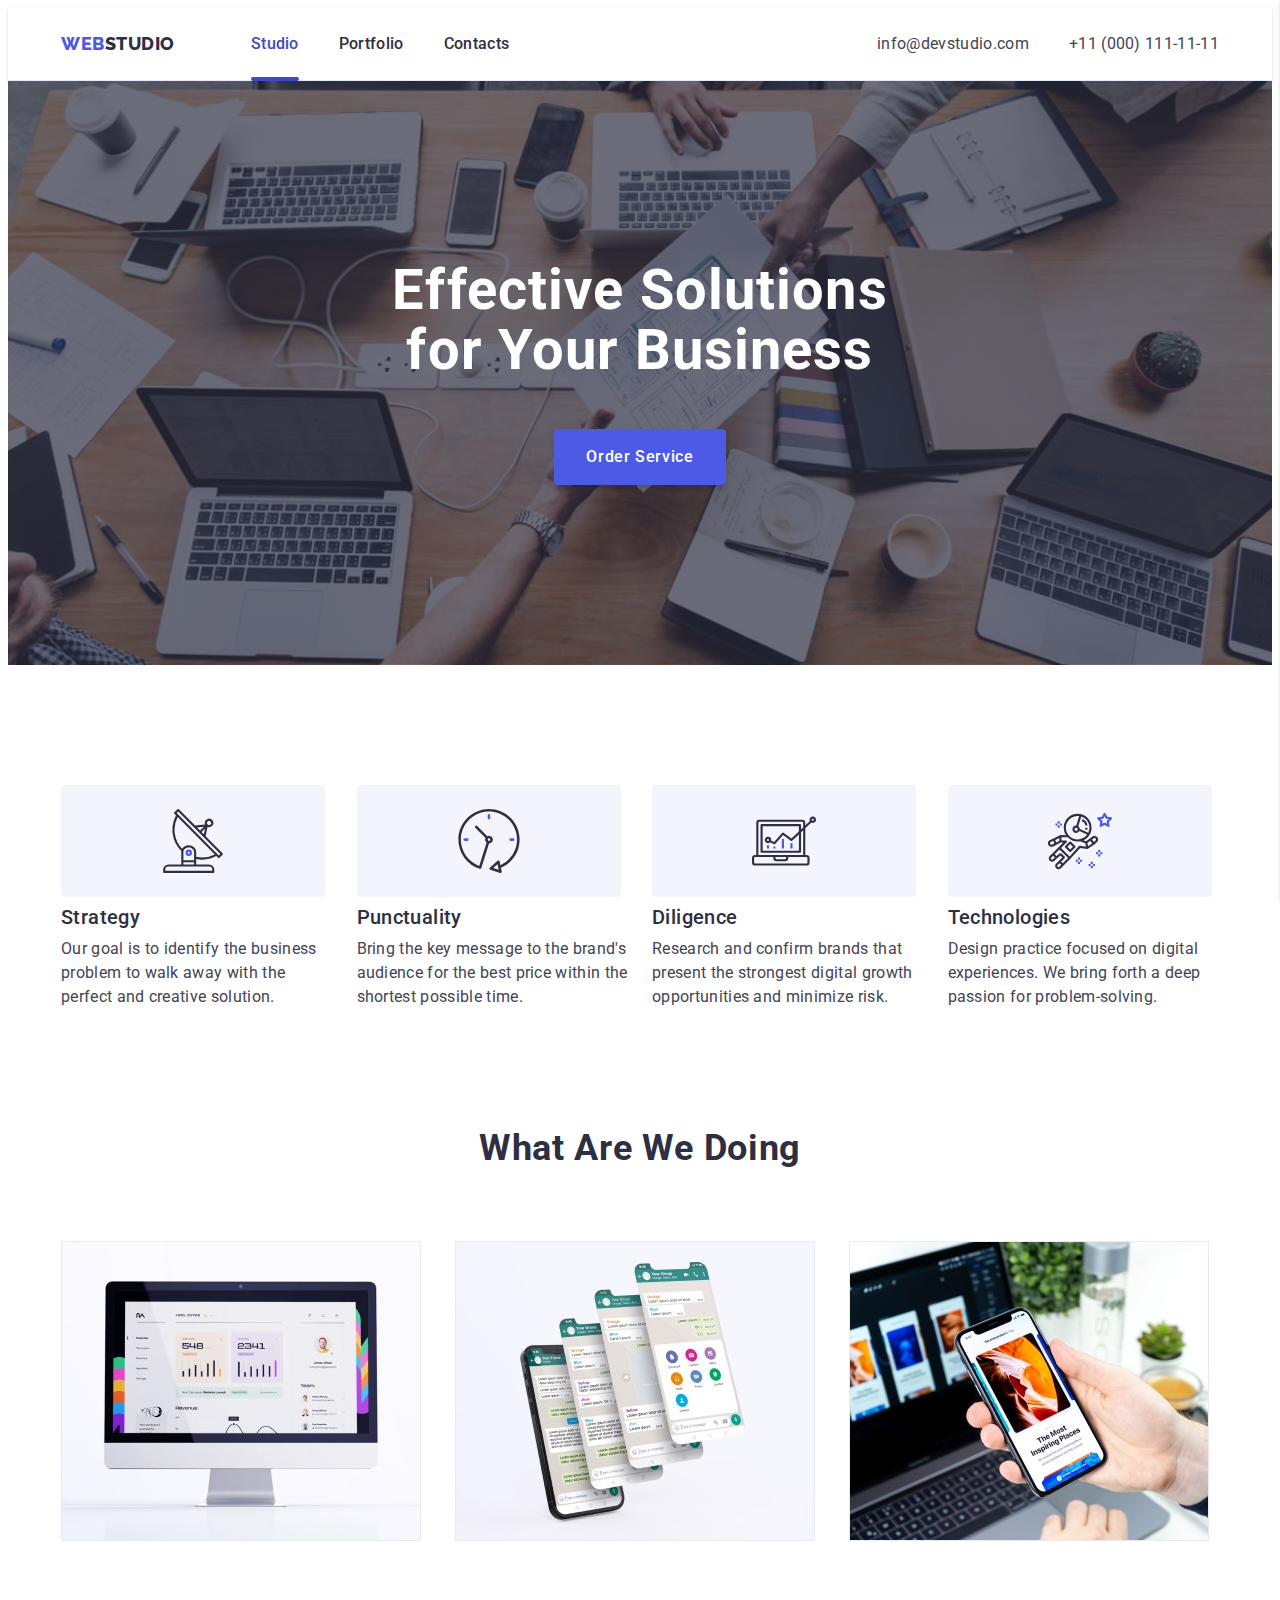
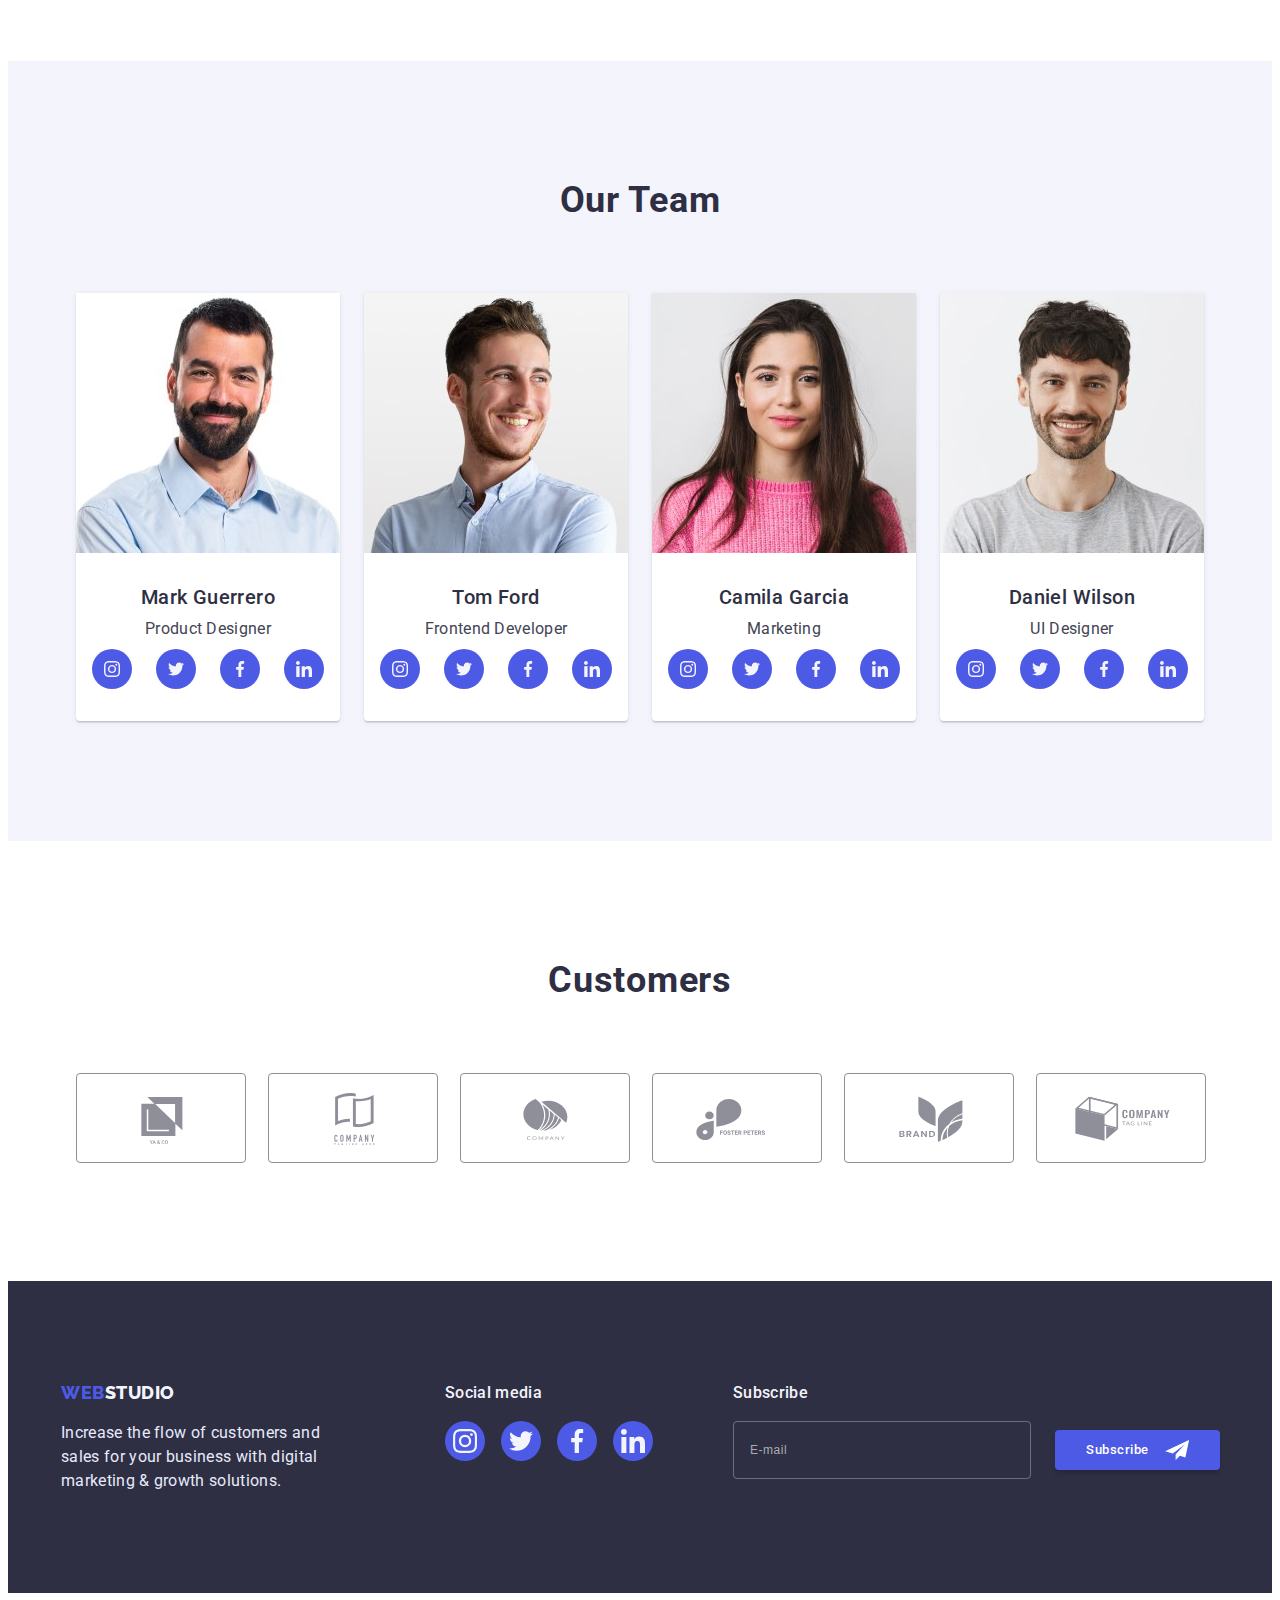
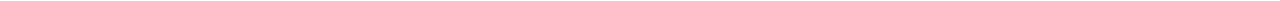
<file: index.html>
<!DOCTYPE html>
<html lang="en">
  <head>
    <meta charset="UTF-8" />
    <meta http-equiv="X-UA-Compatible" content="IE=edge" />
    <meta name="viewport" content="width=device-width, initial-scale=1.0" />
    <title>WebStudio</title>
    <link rel="preconnect" href="https://fonts.googleapis.com" />
    <link rel="preconnect" href="https://fonts.gstatic.com" crossorigin />
    <link
      href="https://fonts.googleapis.com/css2?family=Raleway:wght@800&family=Roboto:wght@400;500;700;900&display=swap"
      rel="stylesheet"
    />
    <link
      rel="stylesheet"
      href="https://cdnjs.cloudflare.com/ajax/libs/modern-normalize/1.1.0/modern-normalize.min.css"
      integrity="sha512-wpPYUAdjBVSE4KJnH1VR1HeZfpl1ub8YT/NKx4PuQ5NmX2tKuGu6U/JRp5y+Y8XG2tV+wKQpNHVUX03MfMFn9Q=="
      crossorigin="anonymous"
      referrerpolicy="no-referrer"
    />
    <link rel="stylesheet" href="./css/styles.css" />
  </head>
  <body>
    <header class="header">
      <div class="container">
        <div class="header-container-desktop">
          <nav class="header-nav">
            <a class="logo" href="./index.html"
              >Web<span class="logo-header">Studio</span></a
            >
            <ul class="header-menu">
              <li class="navigation-item">
                <a class="navigation line" href="./index.html">Studio</a>
              </li>
              <li class="navigation-item">
                <a class="navigation" href="./portfolio.html">Portfolio</a>
              </li>
              <li class="navigation-item">
                <a class="navigation" href="">Contacts</a>
              </li>
            </ul>
          </nav>
          <address>
            <ul class="contacts-menu">
              <li>
                <a class="navigation-mail" href="mailto:info@devstudio.com"
                  >info@devstudio.com</a
                >
              </li>
              <li>
                <a class="navigation-tel" href="tel:+110001111111"
                  >+11 (000) 111-11-11</a
                >
              </li>
            </ul>
          </address>
        </div>
        <div class="header-container-mobile">
          <a class="logo" href="./index.html"
            >Web<span class="logo-header">Studio</span></a
          >
          <button class="header-burger js-open-menu" type="button">
            <svg width="32px" height="22px">
              <use href="./images/icons.svg#icon-burger-menu"></use>
            </svg>
          </button>
        </div>
        <div class="mobile-menu js-menu-container">
          <button class="mobile-menu-close js-close-menu" type="button">
            <svg class="mobile-close-icon">
              <use href="./images/icons.svg#icon-close"></use>
            </svg>
          </button>
          <div class="mobile-menu-container">
            <nav class="mobile-nav">
              <ul class="mobile-nav-list">
                <li class="mobile-nav-item">
                  <a class="mobile-nav-link" href="./index.html">Studio</a>
                </li>
                <li class="mobile-nav-item">
                  <a class="mobile-nav-link" href="./portfolio.html"
                    >Portfolio</a
                  >
                </li>
                <li class="mobile-nav-item" class="mobile-nav-item">
                  <a class="mobile-nav-link" href="">Contacts</a>
                </li>
              </ul>
            </nav>
            <address>
              <ul class="mobile-contacts-menu">
                <li>
                  <a class="mobile-navigation-tel" href="tel:+110001111111"
                    >+11 (000) 111-11-11</a
                  >
                </li>
                <li>
                  <a
                    class="mobile-navigation-mail"
                    href="mailto:info@devstudio.com"
                    >info@devstudio.com</a
                  >
                </li>
              </ul>
            </address>
            <div class="mobile-social-media">
              <ul class="mobile-socials-list">
                <li class="mobile-socials-item">
                  <a class="mobile-socials-link" href="">
                    <svg class="mobile-socials-icon">
                      <use href="./images/icons.svg#icon-instagram"></use>
                    </svg>
                  </a>
                </li>
                <li class="mobile-socials-item">
                  <a class="mobile-socials-link" href="">
                    <svg class="mobile-socials-icon">
                      <use href="./images/icons.svg#icon-twitter"></use>
                    </svg>
                  </a>
                </li>
                <li class="mobile-socials-item">
                  <a class="mobile-socials-link" href="">
                    <svg class="mobile-socials-icon">
                      <use href="./images/icons.svg#icon-facebook"></use>
                    </svg>
                  </a>
                </li>
                <li class="mobile-socials-item">
                  <a class="mobile-socials-link" href="">
                    <svg class="mobile-socials-icon">
                      <use href="./images/icons.svg#icon-linkedin"></use>
                    </svg>
                  </a>
                </li>
              </ul>
            </div>
          </div>
        </div>
      </div>
    </header>
    <main>
      <section class="dark-background">
        <div class="container">
          <h1 class="main-title">Effective Solutions for Your Business</h1>
          <button class="order-service-button" type="button" data-modal-open>
            Order Service
          </button>
        </div>
      </section>
      <section class="section section-second">
        <div class="container">
          <h2 class="visually-hidden">Features</h2>
          <ul class="features-list">
            <li class="features-item">
              <div class="features-box">
                <svg class="features-icon">
                  <use href="./images/icons.svg#icon-antenna"></use>
                </svg>
              </div>
              <h3 class="headlines">Strategy</h3>
              <p class="text-description">
                Our goal is to identify the business problem to walk away with
                the perfect and creative solution.
              </p>
            </li>
            <li class="features-item">
              <div class="features-box">
                <svg class="features-icon">
                  <use href="./images/icons.svg#icon-clock"></use>
                </svg>
              </div>
              <h3 class="headlines">Punctuality</h3>
              <p class="text-description">
                Bring the key message to the brand's audience for the best price
                within the shortest possible time.
              </p>
            </li>
            <li class="features-item">
              <div class="features-box">
                <svg class="features-icon">
                  <use href="./images/icons.svg#icon-diagram"></use>
                </svg>
              </div>
              <h3 class="headlines">Diligence</h3>
              <p class="text-description">
                Research and confirm brands that present the strongest digital
                growth opportunities and minimize risk.
              </p>
            </li>
            <li class="features-item">
              <div class="features-box">
                <svg class="features-icon">
                  <use href="./images/icons.svg#icon-astronaut"></use>
                </svg>
              </div>
              <h3 class="headlines">Technologies</h3>
              <p class="text-description">
                Design practice focused on digital experiences. We bring forth a
                deep passion for problem-solving.
              </p>
            </li>
          </ul>
        </div>
      </section>
      <section class="what-are-we-doing">
        <div class="container">
          <h2 class="section-headings">What are we doing</h2>
          <ul class="img-list">
            <li class="img-card">
              <img
                srcset="./images/mac.jpg 1x, ./images/mac@2x.jpg 2x"
                src="./images/mac.jpg"
                alt="mac"
                width="360"
                height="300"
              />
            </li>
            <li class="img-card">
              <img
                srcset="./images/messenger.jpg 1x, ./images/messenger@2x.jpg 2x"
                src="./images/messenger.jpg"
                alt="messenger"
                width="360"
                height="300"
              />
            </li>
            <li class="img-card">
              <img
                srcset="./images/iphone.jpg 1x, ./images/iphone@2x.jpg 2x"
                src="./images/iphone.jpg"
                alt="iphone"
                width="360"
                height="300"
              />
            </li>
          </ul>
        </div>
      </section>
      <section class="section our-team">
        <div class="container">
          <h2 class="section-headings">Our Team</h2>
          <ul class="employees-list">
            <li class="element">
              <div class="employees-element">
                <img
                  srcset="
                    ./images/markguerrero.jpg    1x,
                    ./images/markguerrero@2x.jpg 2x
                  "
                  src="./images/markguerrero.jpg"
                  alt="Mark Guerrero"
                  width="264"
                  height="260"
                />
                <h3 class="name">Mark Guerrero</h3>
                <p class="vacancy">Product Designer</p>
                <ul class="socials-list">
                  <li class="socials-item">
                    <a class="socials-link" href="">
                      <svg class="socials-icon">
                        <use href="./images/icons.svg#icon-instagram"></use>
                      </svg>
                    </a>
                  </li>
                  <li class="socials-item">
                    <a class="socials-link" href="">
                      <svg class="socials-icon">
                        <use href="./images/icons.svg#icon-twitter"></use>
                      </svg>
                    </a>
                  </li>
                  <li class="socials-item">
                    <a class="socials-link" href="">
                      <svg class="socials-icon">
                        <use href="./images/icons.svg#icon-facebook"></use>
                      </svg>
                    </a>
                  </li>
                  <li class="socials-item">
                    <a class="socials-link" href="">
                      <svg class="socials-icon">
                        <use href="./images/icons.svg#icon-linkedin"></use>
                      </svg>
                    </a>
                  </li>
                </ul>
              </div>
            </li>
            <li class="element">
              <div class="employees-element">
                <img
                  srcset="./images/tomford.jpg 1x, ./images/tomford@2x.jpg 2x"
                  src="./images/tomford.jpg"
                  alt="Tom Ford"
                  width="264"
                  height="260"
                />
                <h3 class="name">Tom Ford</h3>
                <p class="vacancy">Frontend Developer</p>
                <ul class="socials-list">
                  <li class="socials-item">
                    <a class="socials-link" href="">
                      <svg class="socials-icon">
                        <use href="./images/icons.svg#icon-instagram"></use>
                      </svg>
                    </a>
                  </li>
                  <li class="socials-item">
                    <a class="socials-link" href="">
                      <svg class="socials-icon">
                        <use href="./images/icons.svg#icon-twitter"></use>
                      </svg>
                    </a>
                  </li>
                  <li class="socials-item">
                    <a class="socials-link" href="">
                      <svg class="socials-icon">
                        <use href="./images/icons.svg#icon-facebook"></use>
                      </svg>
                    </a>
                  </li>
                  <li class="socials-item">
                    <a class="socials-link" href="">
                      <svg class="socials-icon">
                        <use href="./images/icons.svg#icon-linkedin"></use>
                      </svg>
                    </a>
                  </li>
                </ul>
              </div>
            </li>
            <li class="element">
              <div class="employees-element">
                <img
                  srcset="
                    ./images/camilagarcia.jpg    1x,
                    ./images/camilagarcia@2x.jpg 2x
                  "
                  src="./images/camilagarcia.jpg"
                  alt="Camila Garcia"
                  width="264"
                  height="260"
                />
                <h3 class="name">Camila Garcia</h3>
                <p class="vacancy">Marketing</p>
                <ul class="socials-list">
                  <li class="socials-item">
                    <a class="socials-link" href="">
                      <svg class="socials-icon">
                        <use href="./images/icons.svg#icon-instagram"></use>
                      </svg>
                    </a>
                  </li>
                  <li class="socials-item">
                    <a class="socials-link" href="">
                      <svg class="socials-icon">
                        <use href="./images/icons.svg#icon-twitter"></use>
                      </svg>
                    </a>
                  </li>
                  <li class="socials-item">
                    <a class="socials-link" href="">
                      <svg class="socials-icon">
                        <use href="./images/icons.svg#icon-facebook"></use>
                      </svg>
                    </a>
                  </li>
                  <li class="socials-item">
                    <a class="socials-link" href="">
                      <svg class="socials-icon">
                        <use href="./images/icons.svg#icon-linkedin"></use>
                      </svg>
                    </a>
                  </li>
                </ul>
              </div>
            </li>
            <li class="element">
              <div class="employees-element">
                <img
                  srcset="
                    ./images/danielwilson.jpg    1x,
                    ./images/danielwilson@2x.jpg 2x
                  "
                  src="./images/danielwilson.jpg"
                  alt="Daniel Wilson"
                  width="264"
                  height="260"
                />
                <h3 class="name">Daniel Wilson</h3>
                <p class="vacancy">UI Designer</p>
                <ul class="socials-list">
                  <li class="socials-item">
                    <a class="socials-link" href="">
                      <svg class="socials-icon">
                        <use href="./images/icons.svg#icon-instagram"></use>
                      </svg>
                    </a>
                  </li>
                  <li class="socials-item">
                    <a class="socials-link" href="">
                      <svg class="socials-icon">
                        <use href="./images/icons.svg#icon-twitter"></use>
                      </svg>
                    </a>
                  </li>
                  <li class="socials-item">
                    <a class="socials-link" href="">
                      <svg class="socials-icon">
                        <use href="./images/icons.svg#icon-facebook"></use>
                      </svg>
                    </a>
                  </li>
                  <li class="socials-item">
                    <a class="socials-link" href="">
                      <svg class="socials-icon">
                        <use href="./images/icons.svg#icon-linkedin"></use>
                      </svg>
                    </a>
                  </li>
                </ul>
              </div>
            </li>
          </ul>
        </div>
      </section>
      <section class="section">
        <div class="container">
          <h2 class="section-headings">Customers</h2>
          <ul class="customers-list">
            <li class="customers-item">
              <a class="customers-link" href="">
                <svg class="customers-icon">
                  <use href="./images/icons.svg#icon-Logo1"></use>
                </svg>
              </a>
            </li>
            <li class="customers-item">
              <a class="customers-link" href="">
                <svg class="customers-icon">
                  <use href="./images/icons.svg#icon-Logo2"></use>
                </svg>
              </a>
            </li>
            <li class="customers-item">
              <a class="customers-link" href="">
                <svg class="customers-icon">
                  <use href="./images/icons.svg#icon-Logo3"></use>
                </svg>
              </a>
            </li>
            <li class="customers-item">
              <a class="customers-link" href="">
                <svg class="customers-icon">
                  <use href="./images/icons.svg#icon-Logo4"></use>
                </svg>
              </a>
            </li>
            <li class="customers-item">
              <a class="customers-link" href="">
                <svg class="customers-icon">
                  <use href="./images/icons.svg#icon-Logo5"></use>
                </svg>
              </a>
            </li>
            <li class="customers-item">
              <a class="customers-link" href="">
                <svg class="customers-icon">
                  <use href="./images/icons.svg#icon-Logo6"></use>
                </svg>
              </a>
            </li>
          </ul>
        </div>
      </section>
    </main>
    <footer class="footer-dark-background">
      <div class="container footer-container">
        <div class="logo-social-container">
          <div class="footer-left-container">
            <a class="logo-web" href="./index.html"
              >Web<span class="logo-footer">Studio</span></a
            >
            <p class="footer-text">
              Increase the flow of customers and sales for your business with
              digital marketing & growth solutions.
            </p>
          </div>
          <div class="footer-social-media">
            <p class="social-media">Social media</p>
            <ul class="footer-socials-list">
              <li class="footer-socials-item">
                <a class="footer-socials-link" href="">
                  <svg class="footer-socials-icon">
                    <use href="./images/icons.svg#icon-instagram"></use>
                  </svg>
                </a>
              </li>
              <li class="footer-socials-item">
                <a class="footer-socials-link" href="">
                  <svg class="footer-socials-icon">
                    <use href="./images/icons.svg#icon-twitter"></use>
                  </svg>
                </a>
              </li>
              <li class="footer-socials-item">
                <a class="footer-socials-link" href="">
                  <svg class="footer-socials-icon">
                    <use href="./images/icons.svg#icon-facebook"></use>
                  </svg>
                </a>
              </li>
              <li class="footer-socials-item">
                <a class="footer-socials-link" href="">
                  <svg class="footer-socials-icon">
                    <use href="./images/icons.svg#icon-linkedin"></use>
                  </svg>
                </a>
              </li>
            </ul>
          </div>
        </div>
        <div class="footer-subscribe">
          <p class="social-media">Subscribe</p>
          <form class="form-footer" name="form-footer">
            <input
              class="input-footer"
              type="email"
              name="user-email-subscribe"
              id="user-email-subscribe"
              placeholder="E-mail"
            />
            <button type="submit" class="button-subscribe">
              Subscribe<svg class="subscribe-icon">
                <use href="./images/icons.svg#icon-subscribe"></use>
              </svg>
            </button>
          </form>
        </div>
      </div>
    </footer>
    <!-- Modal -->
    <div class="backdrop is-hidden" data-modal>
      <div class="modal">
        <button class="modal-close" type="button" data-modal-close>
          <svg class="close-icon">
            <use href="./images/icons.svg#icon-close"></use>
          </svg>
        </button>
        <h2 class="modal-header">
          Leave your contacts and we will call you back
        </h2>
        <form
          class="contact-form"
          name="contact-form"
          autocomplete="off"
          novalidate
        >
          <label class="form-label" for="user-name">Name</label>
          <div class="form-field">
            <input
              class="form-input"
              type="text"
              name="user-name"
              id="user-name"
            />
            <svg class="icon-man">
              <use href="./images/icons.svg#icon-man"></use>
            </svg>
          </div>
          <label class="form-label" for="user-phone">Phone</label>
          <div class="form-field">
            <input
              class="form-input"
              type="tel"
              name="user-phone"
              id="user-phone"
            />
            <svg class="icon-tel">
              <use href="./images/icons.svg#icon-tel"></use>
            </svg>
          </div>
          <label class="form-label" for="user-email">Email</label>
          <div class="form-field">
            <input
              class="form-input"
              type="email"
              name="user-email"
              id="user-email"
            />
            <svg class="icon-mail">
              <use href="./images/icons.svg#icon-mail"></use>
            </svg>
          </div>
          <label class="form-label" for="user-message">Comment</label>
          <div class="form-field">
            <textarea
              class="form-input form-input-textarea"
              name="user-message"
              id="user-message"
              placeholder="Text input"
            ></textarea>
          </div>
        </form>
        <form name="checkbox-form" autocomplete="off" novalidate>
          <div class="form-field">
            <label class="check option">
              <input
                class="form-input-checkbox"
                type="checkbox"
                name="privacy-policy"
                value="agree"
              />
              <span class="check-box">
                <svg class="check-box-icon">
                  <use href="./images/icons.svg#icon-check_mark"></use>
                </svg>
              </span>
              <span class="privacy-policy">
                I accept the terms and conditions of the
                <a class="link-privacy-policy" href="">Privacy Policy</a>
              </span>
            </label>
          </div>
        </form>
        <button class="send-button" type="submit">Send</button>
      </div>
    </div>
    <script src="./js/mobile-menu.js"></script>
    <script src="./js/modal.js"></script>
  </body>
</html>
</file>
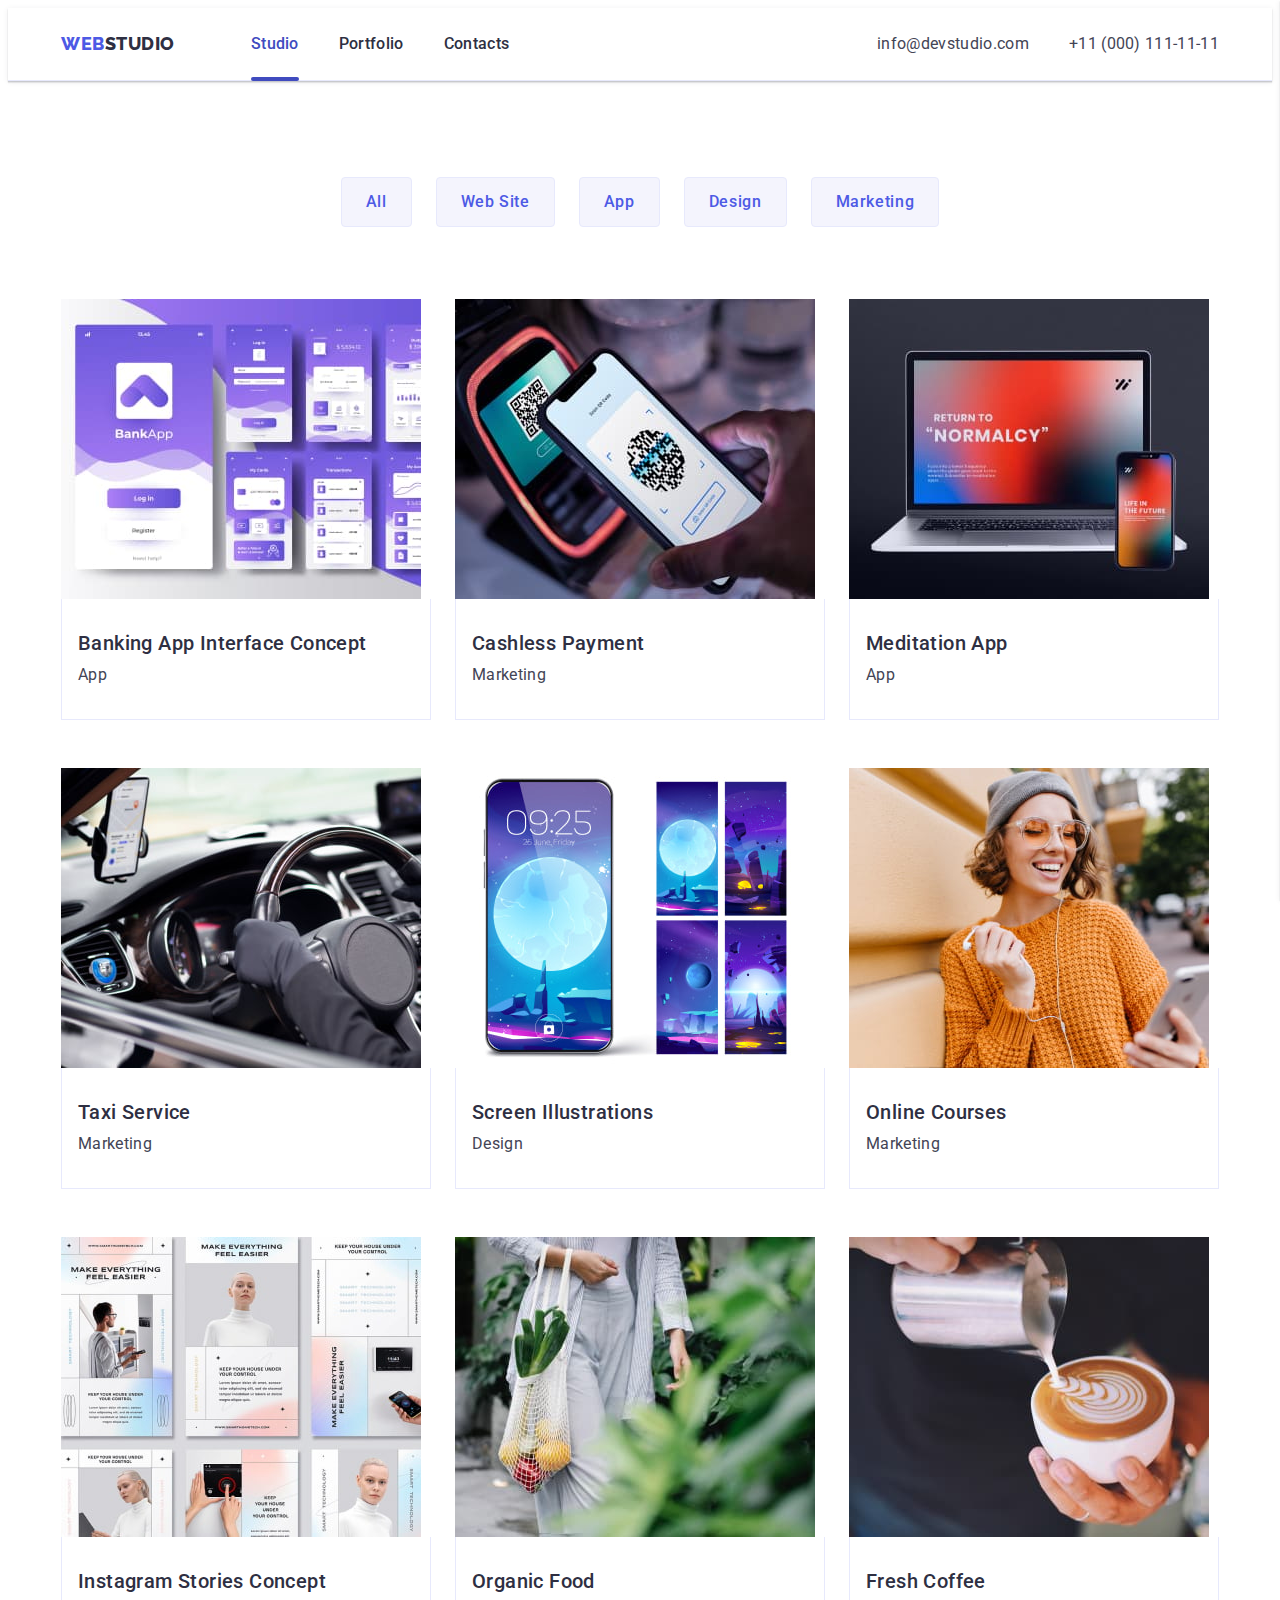
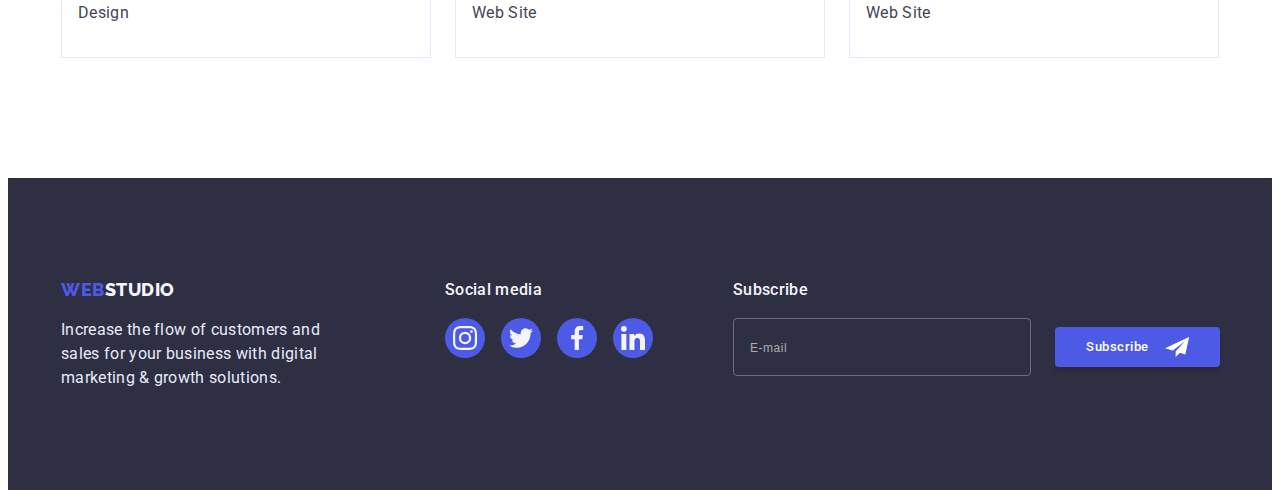
<file: portfolio.html>
<!DOCTYPE html>
<html lang="en">
  <head>
    <meta charset="UTF-8" />
    <meta http-equiv="X-UA-Compatible" content="IE=edge" />
    <meta name="viewport" content="width=device-width, initial-scale=1.0" />
    <title>Portfolio</title>
    <link rel="preconnect" href="https://fonts.googleapis.com" />
    <link rel="preconnect" href="https://fonts.gstatic.com" crossorigin />
    <link
      href="https://fonts.googleapis.com/css2?family=Raleway:wght@800&family=Roboto:wght@400;500;700;900&display=swap"
      rel="stylesheet"
    />
    <link
      rel="stylesheet"
      href="https://cdnjs.cloudflare.com/ajax/libs/modern-normalize/1.1.0/modern-normalize.min.css"
      integrity="sha512-wpPYUAdjBVSE4KJnH1VR1HeZfpl1ub8YT/NKx4PuQ5NmX2tKuGu6U/JRp5y+Y8XG2tV+wKQpNHVUX03MfMFn9Q=="
      crossorigin="anonymous"
      referrerpolicy="no-referrer"
    />
    <link rel="stylesheet" href="./css/styles.css" />
  </head>
  <body>
    <header class="header">
      <div class="container">
        <div class="header-container-desktop">
          <nav class="header-nav">
            <a class="logo" href="./index.html"
              >Web<span class="logo-header">Studio</span></a
            >
            <ul class="header-menu">
              <li class="navigation-item">
                <a class="navigation line" href="./index.html">Studio</a>
              </li>
              <li class="navigation-item">
                <a class="navigation" href="./portfolio.html">Portfolio</a>
              </li>
              <li class="navigation-item">
                <a class="navigation" href="">Contacts</a>
              </li>
            </ul>
          </nav>
          <address>
            <ul class="contacts-menu">
              <li>
                <a class="navigation-mail" href="mailto:info@devstudio.com"
                  >info@devstudio.com</a
                >
              </li>
              <li>
                <a class="navigation-tel" href="tel:+110001111111"
                  >+11 (000) 111-11-11</a
                >
              </li>
            </ul>
          </address>
        </div>
        <div class="header-container-mobile">
          <a class="logo" href="./index.html"
            >Web<span class="logo-header">Studio</span></a
          >
          <button class="header-burger js-open-menu" type="button">
            <svg width="32px" height="22px">
              <use href="./images/icons.svg#icon-burger-menu"></use>
            </svg>
          </button>
        </div>
        <div class="mobile-menu js-menu-container">
          <button class="mobile-menu-close js-close-menu" type="button">
            <svg class="mobile-close-icon">
              <use href="./images/icons.svg#icon-close"></use>
            </svg>
          </button>
          <div class="mobile-menu-container">
            <nav class="mobile-nav">
              <ul class="mobile-nav-list">
                <li class="mobile-nav-item">
                  <a class="mobile-nav-link" href="./index.html">Studio</a>
                </li>
                <li class="mobile-nav-item">
                  <a class="mobile-nav-link" href="./portfolio.html"
                    >Portfolio</a
                  >
                </li>
                <li class="mobile-nav-item" class="mobile-nav-item">
                  <a class="mobile-nav-link" href="">Contacts</a>
                </li>
              </ul>
            </nav>
            <address>
              <ul class="mobile-contacts-menu">
                <li>
                  <a class="mobile-navigation-tel" href="tel:+110001111111"
                    >+11 (000) 111-11-11</a
                  >
                </li>
                <li>
                  <a
                    class="mobile-navigation-mail"
                    href="mailto:info@devstudio.com"
                    >info@devstudio.com</a
                  >
                </li>
              </ul>
            </address>
            <div class="mobile-social-media">
              <ul class="mobile-socials-list">
                <li class="mobile-socials-item">
                  <a class="mobile-socials-link" href="">
                    <svg class="mobile-socials-icon">
                      <use href="./images/icons.svg#icon-instagram"></use>
                    </svg>
                  </a>
                </li>
                <li class="mobile-socials-item">
                  <a class="mobile-socials-link" href="">
                    <svg class="mobile-socials-icon">
                      <use href="./images/icons.svg#icon-twitter"></use>
                    </svg>
                  </a>
                </li>
                <li class="mobile-socials-item">
                  <a class="mobile-socials-link" href="">
                    <svg class="mobile-socials-icon">
                      <use href="./images/icons.svg#icon-facebook"></use>
                    </svg>
                  </a>
                </li>
                <li class="mobile-socials-item">
                  <a class="mobile-socials-link" href="">
                    <svg class="mobile-socials-icon">
                      <use href="./images/icons.svg#icon-linkedin"></use>
                    </svg>
                  </a>
                </li>
              </ul>
            </div>
          </div>
        </div>
      </div>
    </header>
    <main>
      <section class="section-portfolio">
        <div class="container">
          <h1 class="visually-hidden">Portfolio</h1>
          <ul class="button-list">
            <li class="button-item">
              <button class="button" type="button">All</button>
            </li>
            <li class="button-item">
              <button class="button" type="button">Web Site</button>
            </li>
            <li class="button-item">
              <button class="button" type="button">App</button>
            </li>
            <li class="button-item">
              <button class="button" type="button">Design</button>
            </li>
            <li class="button-item">
              <button class="button" type="button">Marketing</button>
            </li>
          </ul>
          <ul class="card-list">
            <li class="card-item">
              <a class="link-card" href="">
                <div class="box-overlay">
                  <img
                    src="./images/bankapp.jpg"
                    alt="Banking App"
                    width="360"
                    height="300"
                  />
                  <div class="overlay">
                    <p class="text-overlay">
                      14 Stylish and User-Friendly App Design Concepts · Task
                      Manager App · Calorie Tracker App · Exotic Fruit Ecommerce
                      App · Cloud Storage App
                    </p>
                  </div>
                </div>
                <div class="text-item">
                  <h2 class="card-name">Banking App Interface Concept</h2>
                  <p class="card-text">App</p>
                </div>
              </a>
            </li>
            <li class="card-item">
              <a class="link-card" href="">
                <div class="box-overlay">
                  <img
                    src="./images/cashlesspayment.jpg"
                    alt="Cashless Payment"
                    width="360"
                    height="300"
                  />
                  <div class="overlay">
                    <p class="text-overlay">
                      14 Stylish and User-Friendly App Design Concepts · Task
                      Manager App · Calorie Tracker App · Exotic Fruit Ecommerce
                      App · Cloud Storage App
                    </p>
                  </div>
                </div>
                <div class="text-item">
                  <h2 class="card-name">Cashless Payment</h2>
                  <p class="card-text">Marketing</p>
                </div>
              </a>
            </li>
            <li class="card-item">
              <a class="link-card" href="">
                <div class="box-overlay">
                  <img
                    src="./images/meditationapp.jpg"
                    alt="Meditaion App"
                    width="360"
                    height="300"
                  />
                  <div class="overlay">
                    <p class="text-overlay">
                      14 Stylish and User-Friendly App Design Concepts · Task
                      Manager App · Calorie Tracker App · Exotic Fruit Ecommerce
                      App · Cloud Storage App
                    </p>
                  </div>
                </div>
                <div class="text-item">
                  <h2 class="card-name">Meditation App</h2>
                  <p class="card-text">App</p>
                </div>
              </a>
            </li>
            <li class="card-item">
              <a class="link-card" href="">
                <div class="box-overlay">
                  <img
                    src="./images/taxi.jpg"
                    alt="Taxi"
                    width="360"
                    height="300"
                  />
                  <div class="overlay">
                    <p class="text-overlay">
                      14 Stylish and User-Friendly App Design Concepts · Task
                      Manager App · Calorie Tracker App · Exotic Fruit Ecommerce
                      App · Cloud Storage App
                    </p>
                  </div>
                </div>
                <div class="text-item">
                  <h2 class="card-name">Taxi Service</h2>
                  <p class="card-text">Marketing</p>
                </div>
              </a>
            </li>
            <li class="card-item">
              <a class="link-card" href="">
                <div class="box-overlay">
                  <img
                    src="./images/screen.jpg"
                    alt="Screen"
                    width="360"
                    height="300"
                  />
                  <div class="overlay">
                    <p class="text-overlay">
                      14 Stylish and User-Friendly App Design Concepts · Task
                      Manager App · Calorie Tracker App · Exotic Fruit Ecommerce
                      App · Cloud Storage App
                    </p>
                  </div>
                </div>
                <div class="text-item">
                  <h2 class="card-name">Screen Illustrations</h2>
                  <p class="card-text">Design</p>
                </div>
              </a>
            </li>
            <li class="card-item">
              <a class="link-card" href="">
                <div class="box-overlay">
                  <img
                    src="./images/woman.jpg"
                    alt="Woman"
                    width="360"
                    height="300"
                  />
                  <div class="overlay">
                    <p class="text-overlay">
                      14 Stylish and User-Friendly App Design Concepts · Task
                      Manager App · Calorie Tracker App · Exotic Fruit Ecommerce
                      App · Cloud Storage App
                    </p>
                  </div>
                </div>
                <div class="text-item">
                  <h2 class="card-name">Online Courses</h2>
                  <p class="card-text">Marketing</p>
                </div>
              </a>
            </li>
            <li class="card-item">
              <a class="link-card" href="">
                <div class="box-overlay">
                  <img
                    src="./images/stories.jpg"
                    alt="Stories"
                    width="360"
                    height="300"
                  />
                  <div class="overlay">
                    <p class="text-overlay">
                      14 Stylish and User-Friendly App Design Concepts · Task
                      Manager App · Calorie Tracker App · Exotic Fruit Ecommerce
                      App · Cloud Storage App
                    </p>
                  </div>
                </div>
                <div class="text-item">
                  <h2 class="card-name">Instagram Stories Concept</h2>
                  <p class="card-text">Design</p>
                </div>
              </a>
            </li>
            <li class="card-item">
              <a class="link-card" href="">
                <div class="box-overlay">
                  <img
                    src="./images/food.jpg"
                    alt="Food"
                    width="360"
                    height="300"
                  />
                  <div class="overlay">
                    <p class="text-overlay">
                      14 Stylish and User-Friendly App Design Concepts · Task
                      Manager App · Calorie Tracker App · Exotic Fruit Ecommerce
                      App · Cloud Storage App
                    </p>
                  </div>
                </div>
                <div class="text-item">
                  <h2 class="card-name">Organic Food</h2>
                  <p class="card-text">Web Site</p>
                </div>
              </a>
            </li>
            <li class="card-item">
              <a class="link-card" href="">
                <div class="box-overlay">
                  <img
                    src="./images/coffee.jpg"
                    alt="Coffee"
                    width="360"
                    height="300"
                  />
                  <div class="overlay">
                    <p class="text-overlay">
                      14 Stylish and User-Friendly App Design Concepts · Task
                      Manager App · Calorie Tracker App · Exotic Fruit Ecommerce
                      App · Cloud Storage App
                    </p>
                  </div>
                </div>
                <div class="text-item">
                  <h2 class="card-name">Fresh Coffee</h2>
                  <p class="card-text">Web Site</p>
                </div>
              </a>
            </li>
          </ul>
        </div>
      </section>
    </main>
    <footer class="footer-dark-background">
      <div class="container footer-container">
        <div class="logo-social-container">
          <div class="footer-left-container">
            <a class="logo-web" href="./index.html"
              >Web<span class="logo-footer">Studio</span></a
            >
            <p class="footer-text">
              Increase the flow of customers and sales for your business with
              digital marketing & growth solutions.
            </p>
          </div>
          <div class="footer-social-media">
            <p class="social-media">Social media</p>
            <ul class="footer-socials-list">
              <li class="footer-socials-item">
                <a class="footer-socials-link" href="">
                  <svg class="footer-socials-icon">
                    <use href="./images/icons.svg#icon-instagram"></use>
                  </svg>
                </a>
              </li>
              <li class="footer-socials-item">
                <a class="footer-socials-link" href="">
                  <svg class="footer-socials-icon">
                    <use href="./images/icons.svg#icon-twitter"></use>
                  </svg>
                </a>
              </li>
              <li class="footer-socials-item">
                <a class="footer-socials-link" href="">
                  <svg class="footer-socials-icon">
                    <use href="./images/icons.svg#icon-facebook"></use>
                  </svg>
                </a>
              </li>
              <li class="footer-socials-item">
                <a class="footer-socials-link" href="">
                  <svg class="footer-socials-icon">
                    <use href="./images/icons.svg#icon-linkedin"></use>
                  </svg>
                </a>
              </li>
            </ul>
          </div>
        </div>
        <div class="footer-subscribe">
          <p class="social-media">Subscribe</p>
          <form class="form-footer" name="form-footer">
            <input
              class="input-footer"
              type="email"
              name="user-email-subscribe"
              id="user-email-subscribe"
              placeholder="E-mail"
            />
            <button type="submit" class="button-subscribe">
              Subscribe<svg class="subscribe-icon">
                <use href="./images/icons.svg#icon-subscribe"></use>
              </svg>
            </button>
          </form>
        </div>
      </div>
    </footer>
  </body>
</html>
</file>
<file: css/styles.css>
/* Studio Page */
:root {
    --color-primary: #434455;
    --color-secondary: #2E2F42;
    --color-light: #ffffff;
    --color-button-logo: #4D5AE5;
    --color-button-action: #404BBF;
    --color-button-logo-light: #F4F4FD;
    --color-footer-text-and-button-border: #E7E9FC;
    --color-icon-hover: #31D0AA;
    --color-icon-customers: #8E8F99;
    --color-modal: #FCFCFC;
}

body {
    background-color: var(--color-light);
    color: var(--color-primary);
    font-family: 'Roboto', sans-serif;
    font-size: 16px;
}
p, h1, h2, h3, h4, h5, h6, ul {
    margin-top: 0;
    margin-bottom: 0;
}

ul {
    list-style-type: none;
    font-style: normal;
    margin: 0;
    padding: 0;
}
img {
    display: block;
    max-width: 100%;
    height: auto;
    object-fit: cover;
}

.container {
    max-width: 428px;
    padding-left: 15px;
    padding-right: 15px;
    margin-left: auto;
    margin-right: auto;
    
}

@media screen and (min-width: 768px) {
    .container {
        max-width: 768px;
    }
}

@media screen and (min-width: 1158px) {
    .container {
        max-width: 1158px;
    }
}
/* Header */

.header {
    border-bottom: 1px solid var(--color-footer-text-and-button-border);
    box-shadow: 0px 2px 1px rgba(46, 47, 66, 0.08), 0px 1px 1px rgba(46, 47, 66, 0.16), 0px 1px 6px rgba(46, 47, 66, 0.08);
}
.header-container-mobile {
    display: flex;
    align-items: center;
    justify-content: space-between;
}



@media screen and (min-width: 768px) {
    .header-container-mobile {
        display: none;
    }
}
.header-container-desktop {
    display: none;
    
}
@media screen and (min-width: 768px) {
    .header-container-desktop {
        display: flex;
        align-items: center;
    }
}

.header-nav {
    display: flex;
    align-items: center;
    flex-grow: 1;
    gap: 120px;
}
@media screen and (min-width: 1158px) {
    .header-nav {
        gap: 76px;
    }
}
.header-menu {
    display: flex;
    gap: 40px;
}
.header-burger {
    display: flex;
    align-items: center;
    justify-content: center;
    background-color: transparent;
    border: none;
    width: 32px;
    height: 22px;
    padding: 0;
    stroke: var(--color-secondary);
}

.contacts-menu {
    display: flex;
    flex-direction: column;
    gap: 12px;
}

@media (min-width: 1158px) {
    .contacts-menu {
        flex-direction: row;
        gap: 40px;
    }
}
.logo {
    color: var(--color-button-logo);
    text-decoration: none;
    text-transform: uppercase;
    letter-spacing: 0.03em;
    font-family: 'Raleway', sans-serif;
    font-weight: 800;
    font-size: 18px;
    line-height: 1.33;
    padding: 24px 0;
}

.logo-header {
    color: var(--color-secondary);
}
.logo-footer {
    color: var(--color-button-logo-light);
}

.navigation {
    color: var(--color-secondary);
    text-decoration: none;
    font-weight: 500;
    font-size: 16px;
    line-height: 1.5;
    letter-spacing: 0.02em;
    padding: 24px 0;
    display: block;
    transition: color 250ms cubic-bezier(0.4, 0, 0.2, 1);
    position: relative;
}
.navigation:hover,
.navigation:focus {
    color: var(--color-button-action);
}
.line {
    color: var(--color-button-action);
}
.line::after {
    content: "";
    position: absolute;
    display: block;
    bottom: -1px;
    width: 100%;
    height: 4px;
    left: 0px;
    background-color: currentColor;
    border-radius: 2px;
}
 
.navigation-mail {
    color: var(--color-primary);
    text-decoration: none;
    line-height: 1.5;
    letter-spacing: 0.02em;
    display: block;
    transition: color 250ms cubic-bezier(0.4, 0, 0.2, 1);
}
@media (min-width: 1158px) {
    .navigation-mail {
        padding: 24px 0;
    }
}

.navigation-mail:hover,
.navigation-mail:focus {
    color: var(--color-button-action);
}
    
.navigation-tel {
    color: var(--color-primary);
    text-decoration: none;
    line-height: 1.5;
    letter-spacing: 0.02em;
    display: block;
    transition: color 250ms cubic-bezier(0.4, 0, 0.2, 1);
}
@media (min-width: 1158px) {
    .navigation-tel {
        padding: 24px 0;
    }
}
.navigation-tel:hover,
.navigation-tel:focus {
    color: var(--color-button-action);
}

/* Mobile menu */
.mobile-menu {
    position: fixed;
    top: 0;
    right: 0;
    bottom: 0;
    width: 100%;
    background-color: var(--color-light);
    box-shadow: 0px 2px 1px rgba(46, 47, 66, 0.08), 0px 1px 1px rgba(46, 47, 66, 0.16), 0px 1px 6px rgba(46, 47, 66, 0.08);
    transition: transform 500ms cubic-bezier(0.4, 0, 0.2, 1);
    transform: translateX(100%)
}
.mobile-menu.is-open {
    transform: translateX(0);
}
.mobile-menu-close {
    position: absolute;
    cursor: pointer;
    top: 24px;
    right: 24px;
    width: 24px;
    height: 24px;
    display: flex;
    align-items: center;
    justify-content: center;
    /* opacity: 0.1; */
    background-color: var(--color-footer-text-and-button-border);
    border: 1px solid var(--color-secondary);
    border-radius: 50%;
    transition: background-color 250ms cubic-bezier(0.4, 0, 0.2, 1), color 250ms cubic-bezier(0.4, 0, 0.2, 1);
}

.mobile-menu-close:hover,
.mobile-menu-close:focus {
    color: var(--color-light);
    background-color: var(--color-button-action);
}

.mobile-close-icon {
    width: 8px;
    height: 8px;
    fill: currentColor;
}
.mobile-menu-container {
    padding: 80px 35px 40px 40px;
    display: flex;
    flex-direction: column;
    height: 100%;
    max-width: 428px;
    width: 100%;
    margin: 0 auto;
}
.mobile-nav {
    margin-top: 0;
    margin-bottom: auto;
}

.mobile-nav-item:not(:last-child) {
    margin-bottom: 40px;
}
.mobile-nav-link {
    font-weight: 700;
    font-size: 36px;
    line-height: 1.11;
    letter-spacing: 0.02em;
    text-decoration: none;
    color: var(--color-secondary);
    transition: color 250ms cubic-bezier(0.4, 0, 0.2, 1);
}
.mobile-nav-link:hover, .mobile-nav-link:focus {
    color: var(--color-button-action);
}
.mobile-contacts-menu li:first-child {
    margin-bottom: 40px;
}

.mobile-navigation-tel {
    font-weight: 700;
    font-size: 36px;
    line-height: 1.11;
    color: var(--color-button-logo);
    text-decoration: none;
}
@media screen and (max-width: 413px) {
    .mobile-navigation-tel {
        font-size: 24px;
    }
}
.mobile-navigation-mail {
    font-weight: 500;
    font-size: 20px;
    line-height: 1.2;
    letter-spacing: 0.02em;
    color: var(--color-primary);
    text-decoration: none;
}
.mobile-social-media {
    margin-top: 48px;
}
.mobile-socials-list {
    display: flex;
    justify-content: space-between;
}
.mobile-socials-item {
    width: 40px;
    height: 40px;
}
.mobile-socials-link {
    width: 100%;
    height: 100%;
    display: flex;
    align-items: center;
    justify-content: center;
    background-color: var(--color-button-logo);
    border-radius: 50%;
    transition: background-color 250ms cubic-bezier(0.4, 0, 0.2, 1);
}

.mobile-socials-link:hover,
.mobile-socials-link:focus {
    background-color: var(--color-button-action);
}

.mobile-socials-icon {
    width: 16px;
    height: 16px;
    fill: var(--color-button-logo-light);
}
/* Main title */
.dark-background {
    background-color: var(--color-secondary);
    padding: 112px 0;
    text-align: center;
    background-repeat: no-repeat;
    background-position: center;
    background-size: cover;
    background-image: linear-gradient(rgba(46, 47, 66, 0.7), rgba(46, 47, 66, 0.7)), url('../images/people-office-mobile.jpg');
    max-width: 1440px;
    margin: 0 auto;
}
@media (min-device-pixel-ratio: 2),
(min-resolution: 192dpi),
(min-resolution: 2dppx) {
    .dark-background {
        background-image: linear-gradient(rgba(46, 47, 66, 0.7), rgba(46, 47, 66, 0.7)), url('../images/people-office-mobile@2x.jpg');
    }
}
@media screen and (min-width: 768px) {
    
    .dark-background {
        background-image: linear-gradient(rgba(46, 47, 66, 0.7), rgba(46, 47, 66, 0.7)), url('../images/people-office-tablet.jpg');
    }
        @media (min-device-pixel-ratio: 2),
        (min-resolution: 192dpi),
        (min-resolution: 2dppx) {
            .dark-background {
                background-image: linear-gradient(rgba(46, 47, 66, 0.7), rgba(46, 47, 66, 0.7)), url('../images/people-office-tablet@2x.jpg');
            }
        }
}

@media screen and (min-width: 1158px) {
    .dark-background {
        padding: 180px 0;
        background-image: linear-gradient(rgba(46, 47, 66, 0.7), rgba(46, 47, 66, 0.7)), url('../images/people-office-desktop.jpg');
    }
        @media (min-device-pixel-ratio: 2),
        (min-resolution: 192dpi),
        (min-resolution: 2dppx) {
            .dark-background {
                background-image: linear-gradient(rgba(46, 47, 66, 0.7), rgba(46, 47, 66, 0.7)), url('../images/people-office-desktop@2x.jpg');
            }
        }
}

.main-title {
    margin: 0 auto 72px;
    font-weight: 700;
    font-size: 36px;
    line-height: 1.11;
    text-align: center;
    letter-spacing: 0.02em;
    text-transform: capitalize;
    color: var(--color-light);
    max-width: 320px;
    width: 100%;   
}
@media screen and (min-width: 768px) {
    .main-title {
    margin: 0 auto 36px;
    font-size: 56px;
    line-height: 1.07;
    text-transform: none;
    max-width: 496px;
    width: 100%;
    }
}
@media screen and (min-width: 1158px) {
    .main-title {
        margin: 0 auto 48px;
    }
}

.order-service-button {
    background-color: var(--color-button-logo);
    box-shadow: 0px 4px 4px rgba(0, 0, 0, 0.15);
    border-radius: 4px;
    color: var(--color-light);
    cursor: pointer;
    border: none;
    font-family: 'Roboto', sans-serif;
    font-style: normal;
    font-weight: 500;
    font-size: 16px;
    line-height: 1.5;
    letter-spacing: 0.04em;
    padding: 16px 32px;
    transition: background-color 250ms cubic-bezier(0.4, 0, 0.2, 1);
    
}
.order-service-button:hover,
.order-service-button:focus {
    background-color: var(--color-button-action);
    color: var(--color-light);
}

.section {
    padding: 96px 0;
}
@media screen and (min-width: 1158px) {
    .section {
        padding: 120px 0;
    }
}
/* Features */
.features-list {
    display: flex;
    row-gap: 72px;
    flex-wrap: wrap;
    justify-content: center;
}
@media screen and (min-width: 768px) {
    .features-list {
            column-gap: 24px;
        }
}

@media screen and (min-width: 1158px) {
    .features-list {
            row-gap: 0;
        }
}
.features-item {
    font-weight: 500;
}
@media screen and (min-width: 768px) {
    .features-item {
        flex-basis: calc((100% - 24px) / 2);
    }
}
@media screen and (min-width: 1158px) {
    .features-item {
        font-weight: 400;
        flex-basis: calc((100% - 72px) / 4);
    }
}
.features-icon {
    width: 64px;
    height: 64px;
}
.features-box {
    display: none;
}
@media screen and (min-width: 1158px) {
    .features-box {
        width: 264px;
        height: 112px;
        background-color: #F4F4FD;
        border-radius: 4px;
        justify-content: center;
        align-items: center;
        display: flex;
}
}
.visually-hidden {
    position: absolute;
    white-space: nowrap;
    width: 1px;
    height: 1px;
    overflow: hidden;
    border: 0;
    padding: 0;
    clip: rect(0 0 0 0);
    clip-path: inset(50%);
    margin: -1px;
}
.headlines {
    color: var(--color-secondary);
    font-weight: 700;
    font-size: 36px;
    line-height: 1.11;
    letter-spacing: 0.02em;
    margin-top: 0;
    margin-bottom: 8px;
    text-align: center;
}
@media screen and (min-width: 768px) {
    .headlines {
        text-align: left;
    }
}

@media screen and (min-width: 1158px) {
    .headlines {    
        color: var(--color-secondary);
        font-weight: 500;
        font-size: 20px;
        line-height: 1.2;
        letter-spacing: 0.02em;
        margin: 8px 0;
    }        
}
.text-description {
    line-height: 1.5;
    letter-spacing: 0.02em;
}

/* What are we doing */
.what-are-we-doing {
    display: none;
}
@media screen and (min-width: 1158px) {
    .what-are-we-doing {
        display: block;
        padding-bottom: 120px;
    }
}
.section-headings {
    color:var(--color-secondary);
    font-weight: 700;
    font-size: 36px;
    line-height: 1.11;
    letter-spacing: 0.02em;
    text-align: center;
    text-transform: capitalize;
    margin-bottom: 72px;
}
.img-list {
    display: flex;
    gap: 24px;
    flex-wrap: wrap;
}
.img-card {
    flex-basis: calc((100% - 48px) / 3);
}

/* Our Team */
.name {
    color:var(--color-secondary);
    font-weight: 500;
    font-size: 20px;
    line-height: 1.2;
    letter-spacing: 0.02em;
    text-align: center;
    margin-top: 32px;
    margin-bottom: 8px;
}
.vacancy {
    text-align: center;
    line-height: 1.5;
    letter-spacing: 0.02em;
}

.employees-list {
    display: flex;
    row-gap: 72px;
    flex-wrap: wrap;
    justify-content: center;
}

@media screen and (min-width: 768px) {
    .employees-list {
            row-gap: 64px;
            column-gap: 24px;
        }
}

@media screen and (min-width: 1158px) {
    .employees-list {
            row-gap: 0;
        }
}
.our-team {
    background-color: var(--color-button-logo-light);
    
}
.element {
    background-color: var(--color-light);
    max-width: 264px;
    width: 100%;
}
@media screen and (min-width: 768px) {
    .element {
        flex-basis: calc((100% - 24px) / 2);
    }
}
@media screen and (min-width: 1158px) {
    .element {
        flex-basis: calc((100% - 72px) / 4);
    }
}
.employees-element {
    text-align: center;
    padding-bottom: 32px;
    background: var(--color-light);
    box-shadow: 0px 1px 6px rgba(46, 47, 66, 0.08), 0px 1px 1px rgba(46, 47, 66, 0.16), 0px 2px 1px rgba(46, 47, 66, 0.08);
    border-radius: 0px 0px 4px 4px;
}
.socials-list {
    display: flex;
    gap: 24px;
    justify-content: center;
    margin-top: 8px;
}
.socials-item {
    width: 40px;
    height: 40px;
}
.socials-link {
    width: 100%;
    height: 100%;
    display: flex;
    align-items: center;
    justify-content: center;
    background-color: var(--color-button-logo);
    border-radius: 50%;
    transition: background-color 250ms cubic-bezier(0.4, 0, 0.2, 1);
}
.socials-link:hover,
.socials-link:focus {
    background-color: var(--color-button-action);
}
.socials-icon {
    width: 16px;
    height: 16px;
    fill: var(--color-button-logo-light);
}
/* Customers */
.customers-list {
    display: flex;
    row-gap: 72px;
    column-gap: 16px;
    flex-wrap: wrap;
    justify-content: center;
    
}
@media screen and (min-width: 768px) {
    .customers-list {
        column-gap: 24px;
    }
}

@media screen and (min-width: 1158px) {
    .customers-list {
        row-gap: 0;
    }
}
.customers-item {
    width: 190px;
    height: 88px;
    flex-basis: calc((100% - 16px) / 2);
}
@media screen and (min-width: 768px) {
    .customers-item {
        max-width: 168px;
        flex-basis: calc((100% - 24px * 2) / 3);
    }
}
@media screen and (min-width: 1158px) {
    .customers-item {
        flex-basis: calc((100% - 24px * 5) / 6);
    }
}
.customers-link {
    width: 100%;
    height: 100%;
    display: flex;
    align-items: center;
    justify-content: center;
    border: 1px solid var(--color-icon-customers);
    border-radius: 4px;
    color: var(--color-icon-customers);
    transition: color 250ms cubic-bezier(0.4, 0, 0.2, 1), background-color 250ms cubic-bezier(0.4, 0, 0.2, 1);
}
.customers-icon {
    width: 104px;
    height: 56px;
    fill: currentColor;
}
.customers-link:hover,
.customers-link:focus {
    color: var(--color-button-action);
    border-color: var(--color-button-action);
}
/* Footer  */
.footer-dark-background {
    background-color: var(--color-secondary);
    padding: 96px 0;
}
@media screen and (min-width: 1158px) {
    .footer-dark-background {
        padding: 100px 0;
    }
}
.footer-text {
    color: var(--color-footer-text-and-button-border);
    line-height: 1.5;
    letter-spacing: 0.02em;
    margin-top: 16px;
    width: 264px;
    margin-left: auto;
    margin-right: auto;
}
.logo-web {
    color: var(--color-button-logo);
    text-decoration: none;
    text-transform: uppercase;
    letter-spacing: 0.03em;
    font-family: 'Raleway', sans-serif;
    font-weight: 800;
    font-size: 18px;
    line-height: 1.33;
}
@media screen and (max-width: 767px) {
    .logo-web {
        text-align: center;
    }
}
/* .footer-container {
    display: flex;
    flex-direction: column;
    justify-content: center;
    align-items: center;
} */
@media screen and (min-width: 768px) and (max-width: 1157px) {
    .footer-container {
        width: 582px;
    }
}
@media screen and (min-width: 1158px) {
    .footer-container {
        display: flex;
    }
}
.logo-social-container {
    margin-bottom: 72px
}
@media screen and (min-width: 768px) {
    .logo-social-container {
        display: flex;
    }
}
@media screen and (min-width: 1158px) {
    .logo-social-container {
        margin-bottom: 0;
        margin-right: 80px;
    }
}
.footer-left-container {
    margin-bottom: 72px;
    display: flex;
    flex-direction: column;
}
@media screen and (min-width: 768px) {
    .footer-left-container {
        margin-bottom: 0;
        margin-right: 24px;
    }
}
@media screen and (min-width: 1158px) {
    .footer-left-container {
        margin-right: 120px;
    }
}
.social-media {
    font-weight: 500;
    line-height: 1.5;
    letter-spacing: 0.02em;
    color: var(--color-button-logo-light);
    margin-bottom: 16px;
    text-align: center;
}
@media screen and (min-width: 768px) {
    .social-media {
        text-align: left;
    }
}
.footer-socials-list {
    display: flex;
    gap: 16px;
    justify-content: center;
}

.footer-socials-item {
    width: 40px;
    height: 40px;
}

.footer-socials-link {
    width: 100%;
    height: 100%;
    display: flex;
    align-items: center;
    justify-content: center;
    /* background-color: rgba(255, 255, 255, 0.1); */
    background-color: var(--color-button-logo);
    border-radius: 50%;
    transition: background-color 250ms cubic-bezier(0.4, 0, 0.2, 1);
}

.footer-socials-link:hover,
.footer-socials-link:focus {
    background-color: var(--color-icon-hover);
}

.footer-socials-icon {
    width: 24px;
    height: 24px;
    fill: var(--color-button-logo-light);
}
/* Subscribe */
.footer-subscribe {
    display: flex;
    flex-direction: column;
}
/* .form-footer {
    display: flex;
    align-items: center;
} */
@media screen and (min-width: 768px) {
    .form-footer {
        display: flex;
        align-items: center;
    }
}
.input-footer {
    width: 100%;
    height: 40px;
    padding: 8px 16px;
    margin-bottom: 16px;
    line-height: 2;
    letter-spacing: 0.04em;
    color: var(--color-light);
    background-color: transparent;
    border: 1px solid rgba(255, 255, 255, 0.3);
    border-radius: 4px;
    transition: border-color 250ms cubic-bezier(0.4, 0, 0.2, 1);
}
@media screen and (min-width: 768px) {
    .input-footer {
        width: 264px;
        margin-bottom: 0;
    }
}
.input-footer::placeholder {
    color: rgba(255, 255, 255, 0.6);
    font-size: 12px;
}
.button-subscribe {
    display: flex;
    margin: 0 auto;
    gap: 16px;
    justify-content: center;
    align-items: center;
    letter-spacing: 0.04em;
    font-family: 'Roboto', sans-serif;
    width: 165px;
    height: 40px;
    padding: 8px 24px;
    font-weight: 500;
    line-height: 1.5;
    color: var(--color-light);
    fill: currentColor;
    border-radius: 4px;
    background-color: var(--color-button-logo);
    border: 0;
    box-shadow: 0px 4px 4px rgba(0, 0, 0, 0.15);
    cursor: pointer;
    transition: background-color 250ms cubic-bezier(0.4, 0, 0.2, 1);
}
@media screen and (min-width: 768px) {
    .button-subscribe {
        margin-left: 24px;
    }
}
.button-subscribe:hover, .button-subscribe:focus {
    background-color: var(--color-button-action);
}
/* Portfolio Page */
.section-portfolio {
    padding-top: 96px;
    padding-bottom: 120px;
}
.button-list {
    display: flex;
    margin-bottom: 72px;
    justify-content: center;
    gap: 24px;
}
/* .button-item {
    
} */
.button {
    color: var(--color-button-logo);
    font-weight: 500;
    border: 1px solid var(--color-footer-text-and-button-border);
    border-radius: 4px;
    background-color: var(--color-button-logo-light);
    cursor: pointer;
    text-align: center;
    font-family: 'Roboto', sans-serif;
    font-style: normal;
    font-size: 16px;
    line-height: 1.5;
    letter-spacing: 0.04em;
    padding: 12px 24px;
    transition: color 250ms cubic-bezier(0.4, 0, 0.2, 1), background-color 250ms cubic-bezier(0.4, 0, 0.2, 1), box-shadow 250ms cubic-bezier(0.4, 0, 0.2, 1), border-color 250ms cubic-bezier(0.4, 0, 0.2, 1);
}
.button:hover,
.button:focus {
    color: var(--color-light);
    background-color: var(--color-button-action);
    box-shadow: 0px 3px 1px rgba(0, 0, 0, 0.1), 0px 2px 1px rgba(0, 0, 0, 0.08), 0px 2px 2px rgba(0, 0, 0, 0.12);
    border-color: transparent;
}
.card-name {
    font-weight: 500;
    font-size: 20px;
    line-height: 1.2;
    letter-spacing: 0.02em;
    color: var(--color-secondary);
    margin-bottom: 8px;
}

.link-card {
    text-decoration: none;
    display: block;
    transition: box-shadow 250ms cubic-bezier(0.4, 0, 0.2, 1);
}
.link-card:hover,
.link-card:focus {
    box-shadow: 0px 1px 6px rgba(46, 47, 66, 0.08), 0px 1px 1px rgba(46, 47, 66, 0.16), 0px 2px 1px rgba(46, 47, 66, 0.08);
}
.card-text {
    color: var(--color-primary);
    line-height: 1.5;
    letter-spacing: 0.02em;
}
.card-list {
    display: flex;
    flex-wrap: wrap;
    row-gap: 48px;
    column-gap: 24px;

}
.card-item {
    flex-basis: calc((100% - 48px) / 3);
}
.text-item {
    padding: 32px 16px;
    border: 1px solid var(--color-footer-text-and-button-border);
    border-top: none;
}
.box-overlay {
    position: relative;
    overflow: hidden;
}

.overlay {
    position: absolute;
    left: 0;
    top: 0;
    width: 100%;
    height: 100%;
    transform: translateY(100%);
    transition: transform 250ms cubic-bezier(0.4, 0, 0.2, 1);
    line-height: 1.5;
    letter-spacing: 0.02em;
    color: var(--color-button-logo-light);
    padding: 40px 32px;
    background-color: var(--color-button-logo)
}
.link-card:hover .overlay {
    transform: translateY(0);
}
/* Modal */
.backdrop {
    position: fixed;
    top: 0;
    left: 0;
    width: 100%;
    height: 100%;
    background-color: rgba(46, 47, 66, 0.4);
    transition: opacity 500ms cubic-bezier(0.4, 0, 0.2, 1), visibility 500ms cubic-bezier(0.4, 0, 0.2, 1);
}
.backdrop.is-hidden {
    opacity: 0;
    visibility: hidden;
    pointer-events: none;
}
.modal {
    position: fixed;
    top: 50%;
    left: 50%;
    transform: translate(-50%, -50%);
    max-width: 408px;
    width: 100%;
    background-color: var(--color-modal);
    box-shadow: 0px 1px 1px rgba(0, 0, 0, 0.14), 0px 1px 3px rgba(0, 0, 0, 0.12), 0px 2px 1px rgba(0, 0, 0, 0.2);
    border-radius: 4px;
    transition: transform 500ms cubic-bezier(0.4, 0, 0.2, 1);
    padding: 72px 24px 24px 24px;
}
.backdrop.is-hidden .modal {
    transform: scale(0);
}
.modal-close {
    position: absolute;
    cursor: pointer;
    top: 24px;
    right: 24px;
    width: 24px;
    height: 24px;
    display: flex;
    align-items: center;
    justify-content: center;
    background-color: var(--color-footer-text-and-button-border);
    border-radius: 50%;
    border: 1px solid rgba(0, 0, 0, 0.1);
    transition: background-color 250ms cubic-bezier(0.4, 0, 0.2, 1), color 250ms cubic-bezier(0.4, 0, 0.2, 1);
}
.modal-close:hover, .modal-close:focus {    
    color: var(--color-light);
    background-color: var(--color-button-action);
}

.close-icon {
    width: 8px;
    height: 8px;
    fill: currentColor;
}
.modal-header {
    height: 24px;
    font-weight: 500;
    font-size: 16px;
    line-height: 1.5;
    text-align: center;
    letter-spacing: 0.02em;
    color: var(--color-secondary);   
}
.contact-form {
    display: flex;
    flex-direction: column;
    margin: 16px 0;
}
.form-field {
    position: relative;
}
.form-field:not(:last-child) {
    margin-bottom: 8px;
}
.contact-form svg {
    position: absolute;
    top: 50%;
    left: 19px;
    transform: translateY(-50%);
    cursor: pointer;
} 
.form-label {
    margin-bottom: 4px;
    margin-top: 8;
    font-size: 12px;
    line-height: 1.166;
    letter-spacing: 0.01em;
    color: var(--color-icon-customers);

}
.form-input {
    width: 100%;
    height: 40px;
    border: 1px solid rgba(33, 33, 33, 0.2);
    border-radius: 4px;
    padding: 0 0 0 38px;
    color: var(--color-secondary);
    outline: none;
    transition: border 250ms cubic-bezier(0.4, 0, 0.2, 1);
}
.form-input:focus {
    border: 1px solid var(--color-button-logo);
    
}
.form-input:focus + svg { 
    fill: var(--color-button-logo);
}
.form-input-textarea {
    display: block;
    font-size: 14px;
    height: 120px;
    padding: 8px 16px;
    resize: none;
}

.form-input-textarea::placeholder {
    font-size: 12px;
    line-height: 1.166;
    color: rgba(46, 47, 66, 0.4);
}

.option {
    display: block;
    margin-bottom: 24px;
}
.check {
    display: flex;
}
.form-input-checkbox {
    appearance: none;
    transition: fill 250ms cubic-bezier(0.4, 0, 0.2, 1);
}
.check-box {
    display: flex;
    align-items: center;
    justify-content: center;
    width: 16px;
    height: 16px;
    overflow: hidden;
    border-radius: 2px;
    cursor: pointer;
    border-radius: 0.05em;
    background-color: var(--color-light);
    background-repeat: no-repeat;
    background-position: 50% 50%;
    box-shadow: 0 0 0 0.1em var(--color-secondary);
    margin-right: 8px;
    color: var(--color-button-logo-light);
    transition: background-color 250ms cubic-bezier(0.4, 0, 0.2, 1), border-color 250ms cubic-bezier(0.4, 0, 0.2, 1);
}
.form-input-checkbox:checked + .check-box {
    background-color: var(--color-button-action);
    border-color: var(--color-button-action);
    
}
.form-input-checkbox:checked + .check-box .check-box-icon{
    fill: var(--color-button-logo-light);
    transition: fill 250ms cubic-bezier(0.4, 0, 0.2, 1);
}
.check-box-icon {
    width: 10px;
    height: 8px;
    display: flex;
    fill: var(--color-modal);
}
.privacy-policy {
    display: inline;
    font-size: 12px;
    line-height: 1.166;
    letter-spacing: 0.04em;
    color: var(--color-icon-customers);
}
.link-privacy-policy {
    color: var(--color-button-logo)
}
.send-button {
    background-color: var(--color-button-logo);
    box-shadow: 0px 4px 4px rgba(0, 0, 0, 0.15);
    border-radius: 4px;
    color: var(--color-light);
    cursor: pointer;
    border: none;
    font-family: 'Roboto', sans-serif;
    font-style: normal;
    font-weight: 500;
    line-height: 1.5;
    letter-spacing: 0.04em;
    width: 169px;
    height: 56px;    
    display: flex;
    margin: 0 auto;
    align-items: center;
    justify-content: center;
    text-align: center;
    transition: background-color 250ms cubic-bezier(0.4, 0, 0.2, 1);
}
.send-button:hover, .send-button:focus {
    background-color: var(--color-button-action);
}
.icon-man {
    width: 12px;
    height: 12px;
}
.icon-tel {
    width: 13px;
    height: 13px;
}
.icon-mail {
    width: 15px;
    height: 12px;
}
.subscribe-icon {
    width: 24px;
    height: 20px;
}
</file>
